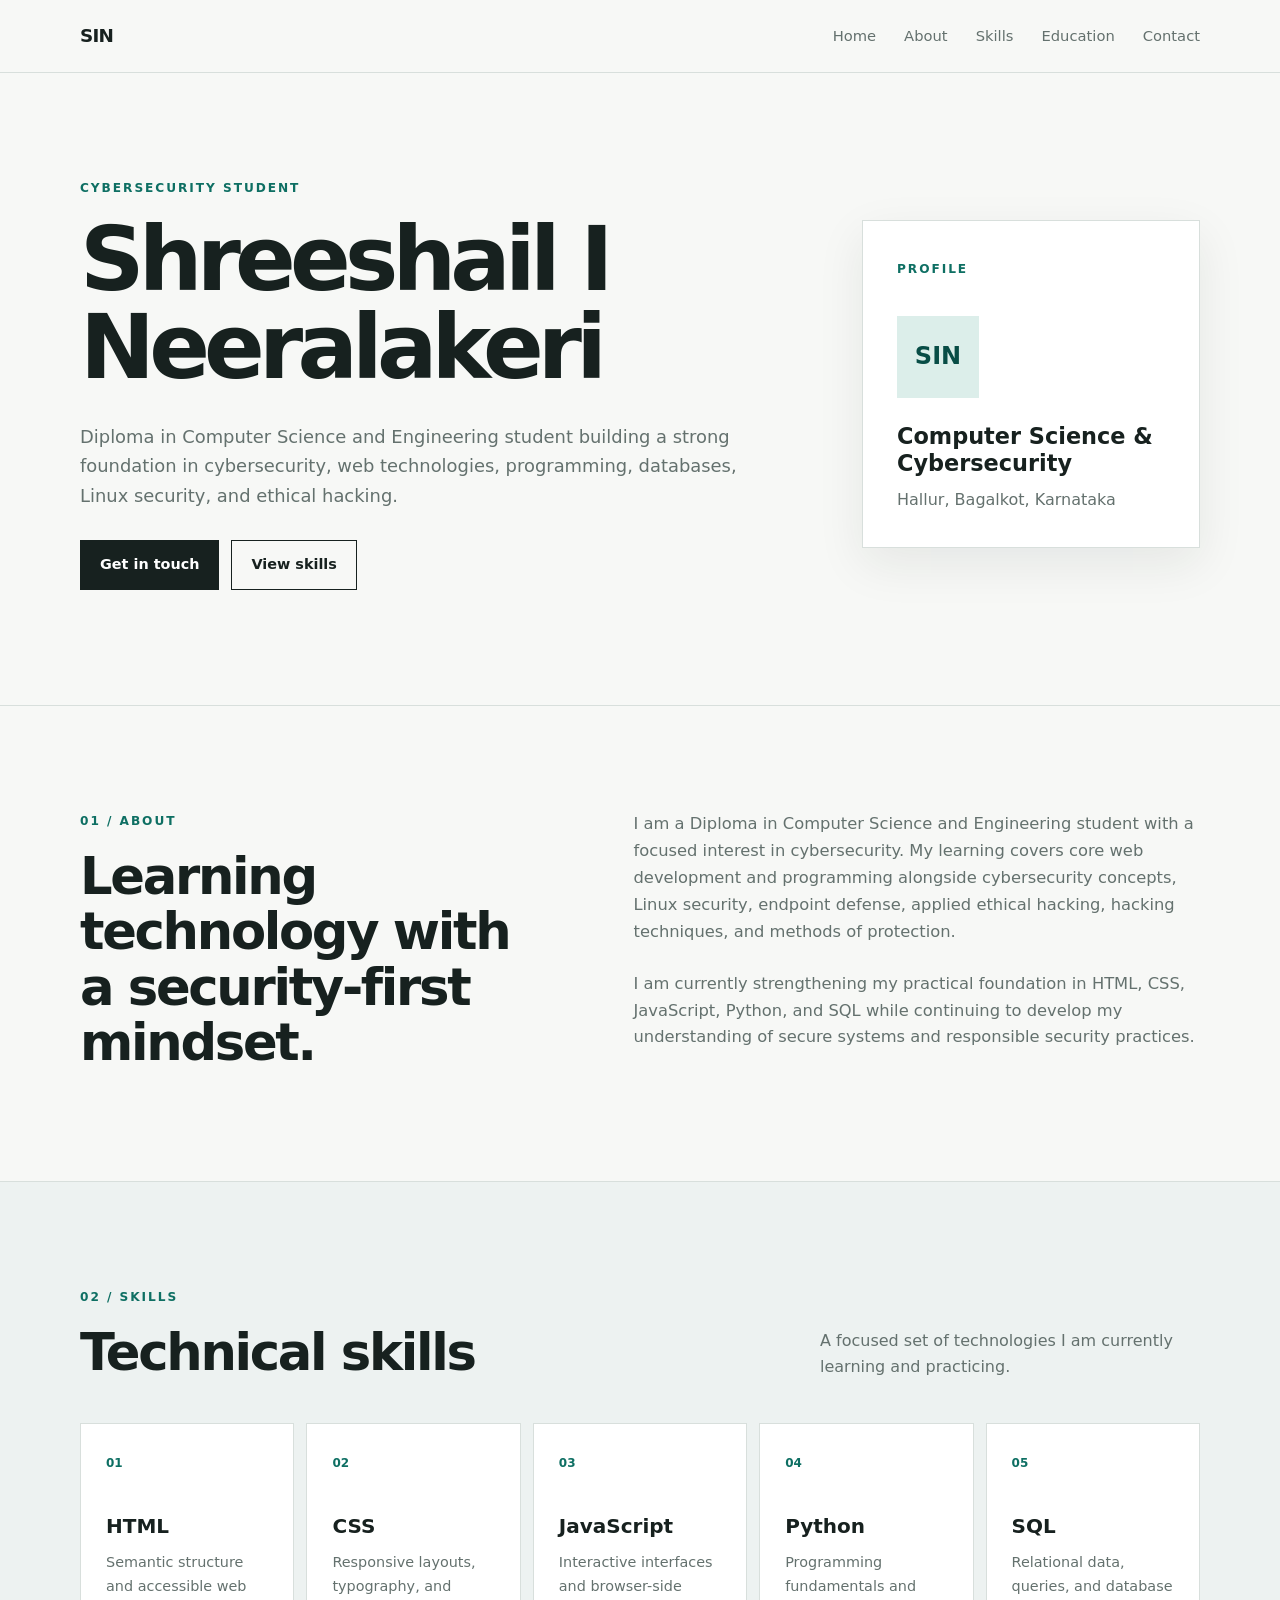
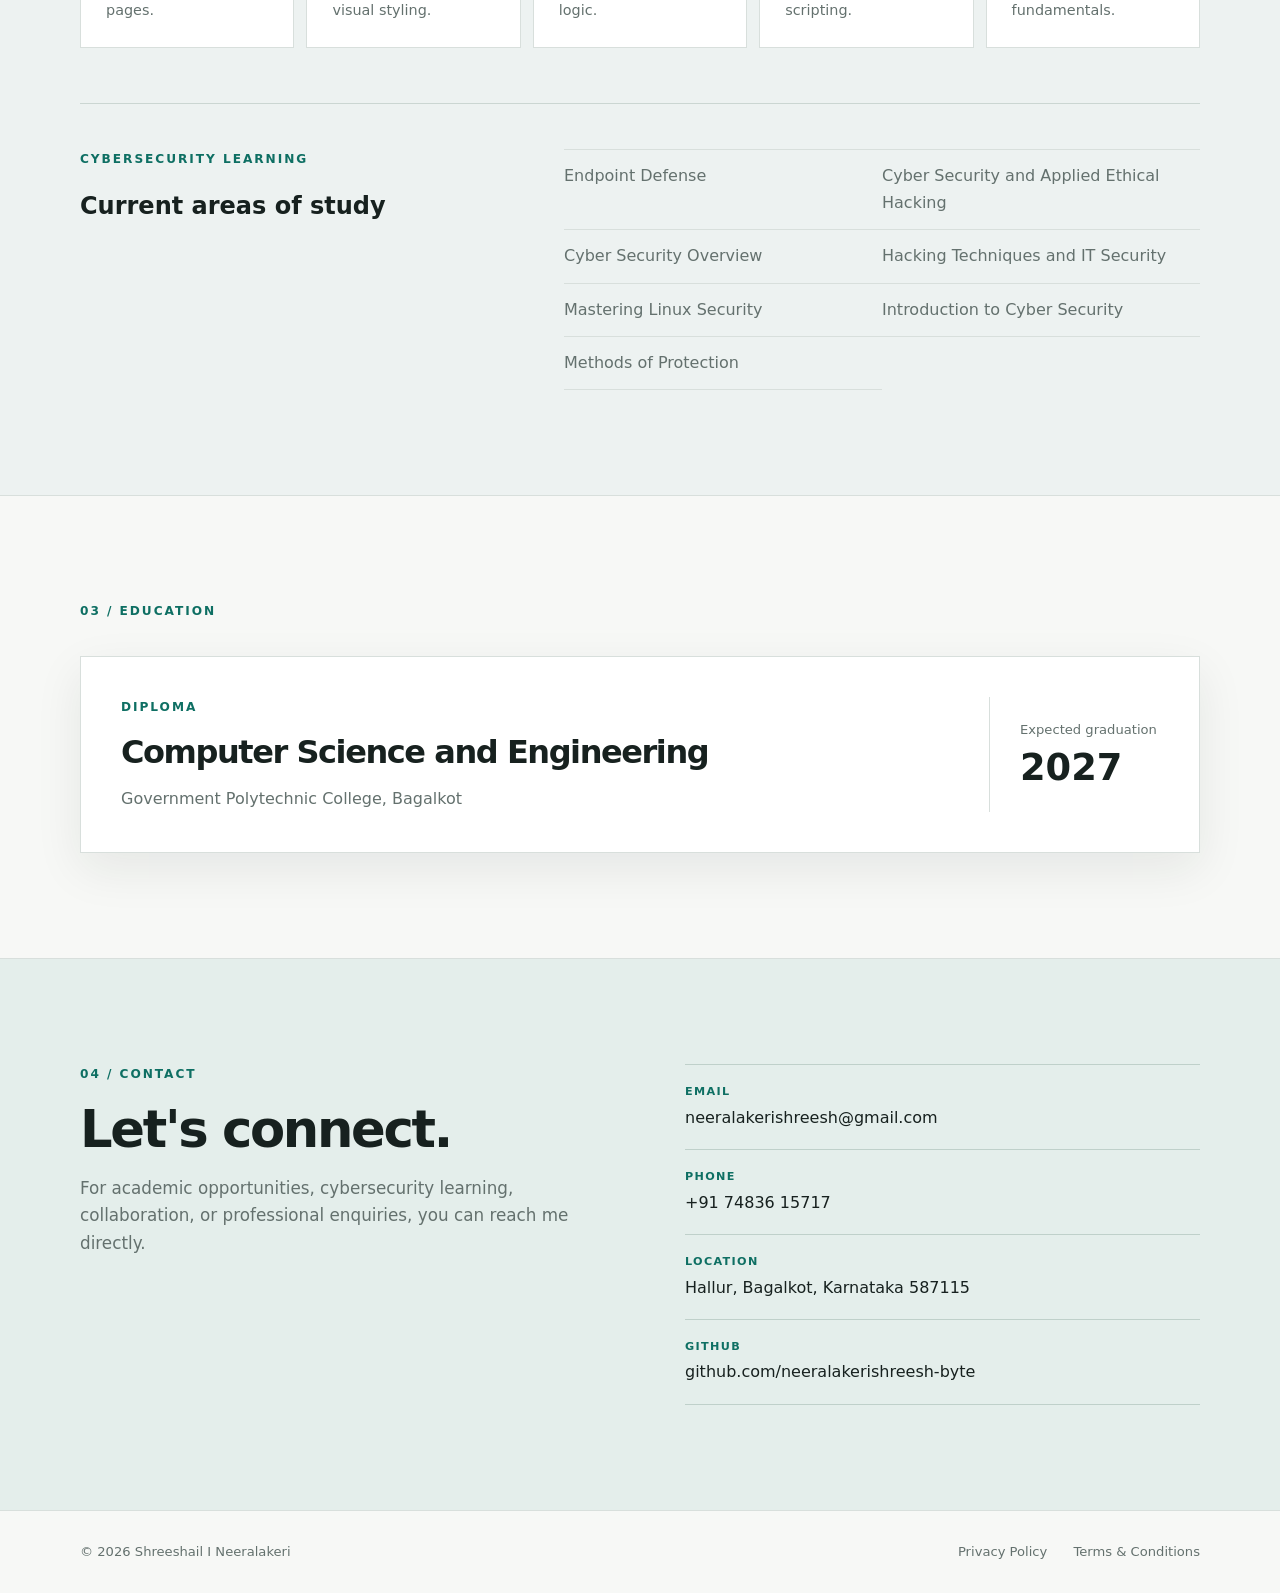
<file: index.html>
<!DOCTYPE html>
<html lang="en">
<head>
  <meta charset="UTF-8">
  <meta name="viewport" content="width=device-width, initial-scale=1.0">
  <meta name="description" content="Portfolio of Shreeshail I Neeralakeri, Diploma in CSE and Cybersecurity Student.">
  <meta name="author" content="Shreeshail I Neeralakeri">
  <title>Shreeshail I Neeralakeri | Cybersecurity Student</title>
  <link rel="icon" type="image/svg+xml" href="favicon.svg">
  <link rel="stylesheet" href="style.css">
</head>
<body>
  <header class="site-header">
    <nav class="nav container" aria-label="Main navigation">
      <a class="brand" href="#home">SIN<span></span></a>
      <button class="menu-toggle" aria-label="Open navigation" aria-expanded="false">Menu</button>
      <div class="nav-links">
        <a href="#home">Home</a>
        <a href="#about">About</a>
        <a href="#skills">Skills</a>
        <a href="#education">Education</a>
        <a href="#contact">Contact</a>
      </div>
    </nav>
  </header>

  <main>
    <section id="home" class="hero">
      <div class="container hero-grid">
        <div>
          <p class="eyebrow">CYBERSECURITY STUDENT</p>
          <h1>Shreeshail I Neeralakeri</h1>
          <p class="hero-copy">
            Diploma in Computer Science and Engineering student building a strong foundation
            in cybersecurity, web technologies, programming, databases, Linux security, and
            ethical hacking.
          </p>
          <div class="hero-actions">
            <a class="button button-primary" href="#contact">Get in touch</a>
            <a class="button button-secondary" href="#skills">View skills</a>
          </div>
        </div>
        <aside class="intro-card" aria-label="Profile summary">
          <span class="card-label">PROFILE</span>
          <div class="initials">SIN</div>
          <h2>Computer Science &amp; Cybersecurity</h2>
          <p>Hallur, Bagalkot, Karnataka</p>
        </aside>
      </div>
    </section>

    <section id="about" class="section">
      <div class="container two-column">
        <div>
          <p class="section-kicker">01 / ABOUT</p>
          <h2>Learning technology with a security-first mindset.</h2>
        </div>
        <div class="section-text">
          <p>
            I am a Diploma in Computer Science and Engineering student with a focused interest
            in cybersecurity. My learning covers core web development and programming alongside
            cybersecurity concepts, Linux security, endpoint defense, applied ethical hacking,
            hacking techniques, and methods of protection.
          </p>
          <p>
            I am currently strengthening my practical foundation in HTML, CSS, JavaScript,
            Python, and SQL while continuing to develop my understanding of secure systems and
            responsible security practices.
          </p>
        </div>
      </div>
    </section>

    <section id="skills" class="section section-soft">
      <div class="container">
        <p class="section-kicker">02 / SKILLS</p>
        <div class="section-heading">
          <h2>Technical skills</h2>
          <p>A focused set of technologies I am currently learning and practicing.</p>
        </div>
        <div class="skills-grid">
          <article class="skill-card"><span>01</span><h3>HTML</h3><p>Semantic structure and accessible web pages.</p></article>
          <article class="skill-card"><span>02</span><h3>CSS</h3><p>Responsive layouts, typography, and visual styling.</p></article>
          <article class="skill-card"><span>03</span><h3>JavaScript</h3><p>Interactive interfaces and browser-side logic.</p></article>
          <article class="skill-card"><span>04</span><h3>Python</h3><p>Programming fundamentals and scripting.</p></article>
          <article class="skill-card"><span>05</span><h3>SQL</h3><p>Relational data, queries, and database fundamentals.</p></article>
        </div>

        <div class="security-learning">
          <div>
            <p class="section-kicker">CYBERSECURITY LEARNING</p>
            <h3>Current areas of study</h3>
          </div>
          <ul>
            <li>Endpoint Defense</li>
            <li>Cyber Security and Applied Ethical Hacking</li>
            <li>Cyber Security Overview</li>
            <li>Hacking Techniques and IT Security</li>
            <li>Mastering Linux Security</li>
            <li>Introduction to Cyber Security</li>
            <li>Methods of Protection</li>
          </ul>
        </div>
      </div>
    </section>

    <section id="education" class="section">
      <div class="container">
        <p class="section-kicker">03 / EDUCATION</p>
        <div class="education-card">
          <div>
            <p class="education-type">DIPLOMA</p>
            <h2>Computer Science and Engineering</h2>
            <p>Government Polytechnic College, Bagalkot</p>
          </div>
          <div class="graduation">
            <span>Expected graduation</span>
            <strong>2027</strong>
          </div>
        </div>
      </div>
    </section>

    <section id="contact" class="section contact-section">
      <div class="container contact-grid">
        <div>
          <p class="section-kicker">04 / CONTACT</p>
          <h2>Let's connect.</h2>
          <p class="contact-intro">
            For academic opportunities, cybersecurity learning, collaboration, or professional
            enquiries, you can reach me directly.
          </p>
        </div>
        <div class="contact-details">
          <a href="mailto:neeralakerishreesh@gmail.com"><span>Email</span>neeralakerishreesh@gmail.com</a>
          <a href="tel:+917483615717"><span>Phone</span>+91 74836 15717</a>
          <p><span>Location</span>Hallur, Bagalkot, Karnataka 587115</p>
          <a href="https://github.com/neeralakerishreesh-byte" target="_blank" rel="noopener noreferrer"><span>GitHub</span>github.com/neeralakerishreesh-byte</a>
        </div>
      </div>
    </section>
  </main>

  <footer class="footer">
    <div class="container footer-inner">
      <p>© <span id="year"></span> Shreeshail I Neeralakeri</p>
      <div>
        <a href="privacy-policy.html">Privacy Policy</a>
        <a href="terms.html">Terms &amp; Conditions</a>
      </div>
    </div>
  </footer>

  <script src="script.js"></script>
</body>
</html>
</file>
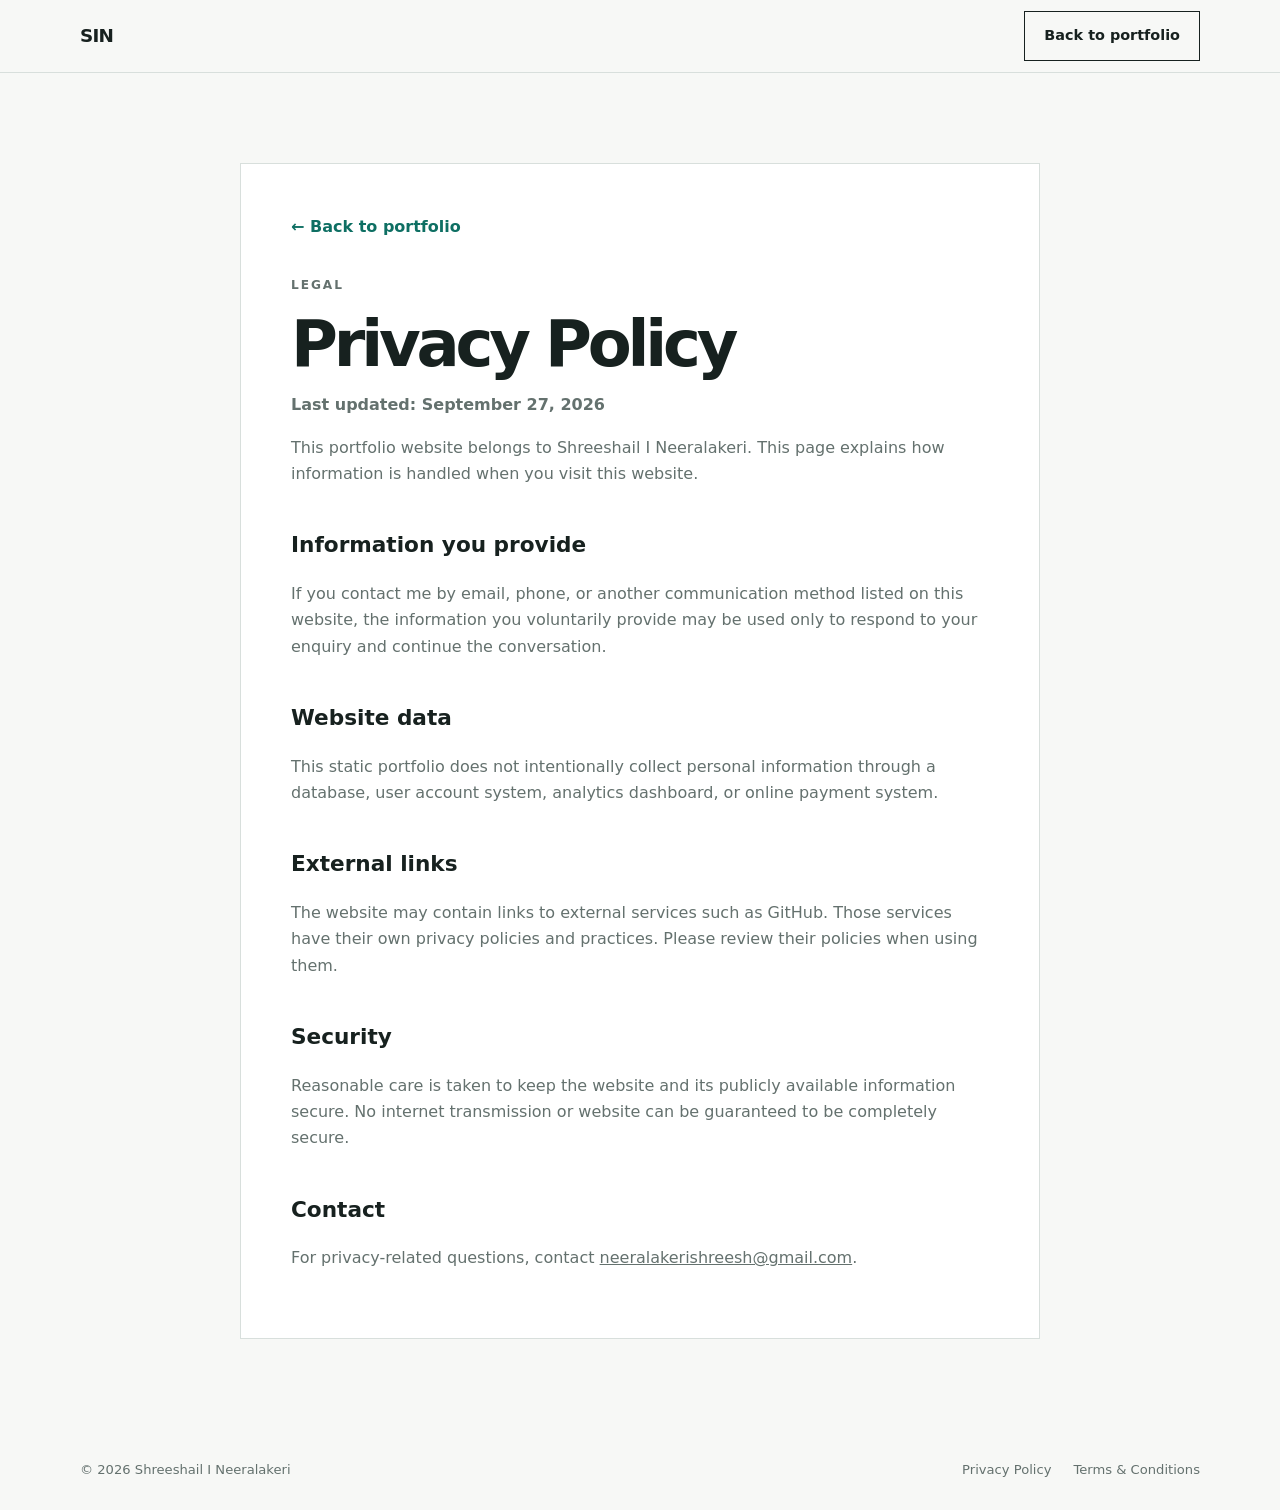
<file: privacy-policy.html>
<!DOCTYPE html>
<html lang="en">
<head>
  <meta charset="UTF-8">
  <meta name="viewport" content="width=device-width, initial-scale=1.0">
  <meta name="description" content="Privacy Policy for Shreeshail I Neeralakeri's portfolio website.">
  <title>Privacy Policy | Shreeshail I Neeralakeri</title>
  <link rel="icon" type="image/svg+xml" href="favicon.svg">
  <link rel="stylesheet" href="style.css">
</head>
<body>
<header class="site-header"><nav class="nav container"><a class="brand" href="index.html">SIN<span></span></a><a href="index.html" class="button button-secondary">Back to portfolio</a></nav></header>
<main class="legal"><div class="container"><article>
<a class="legal-back" href="index.html">← Back to portfolio</a>
<p class="section-kicker">LEGAL</p>
<h1>Privacy Policy</h1>
<p><strong>Last updated: September 27, 2026</strong></p>
<p>This portfolio website belongs to Shreeshail I Neeralakeri. This page explains how information is handled when you visit this website.</p>
<h2>Information you provide</h2>
<p>If you contact me by email, phone, or another communication method listed on this website, the information you voluntarily provide may be used only to respond to your enquiry and continue the conversation.</p>
<h2>Website data</h2>
<p>This static portfolio does not intentionally collect personal information through a database, user account system, analytics dashboard, or online payment system.</p>
<h2>External links</h2>
<p>The website may contain links to external services such as GitHub. Those services have their own privacy policies and practices. Please review their policies when using them.</p>
<h2>Security</h2>
<p>Reasonable care is taken to keep the website and its publicly available information secure. No internet transmission or website can be guaranteed to be completely secure.</p>
<h2>Contact</h2>
<p>For privacy-related questions, contact <a href="mailto:neeralakerishreesh@gmail.com">neeralakerishreesh@gmail.com</a>.</p>
</article></div></main>
<footer class="footer"><div class="container footer-inner"><p>© 2026 Shreeshail I Neeralakeri</p><div><a href="privacy-policy.html">Privacy Policy</a><a href="terms.html">Terms &amp; Conditions</a></div></div></footer>
</body>
</html>
</file>
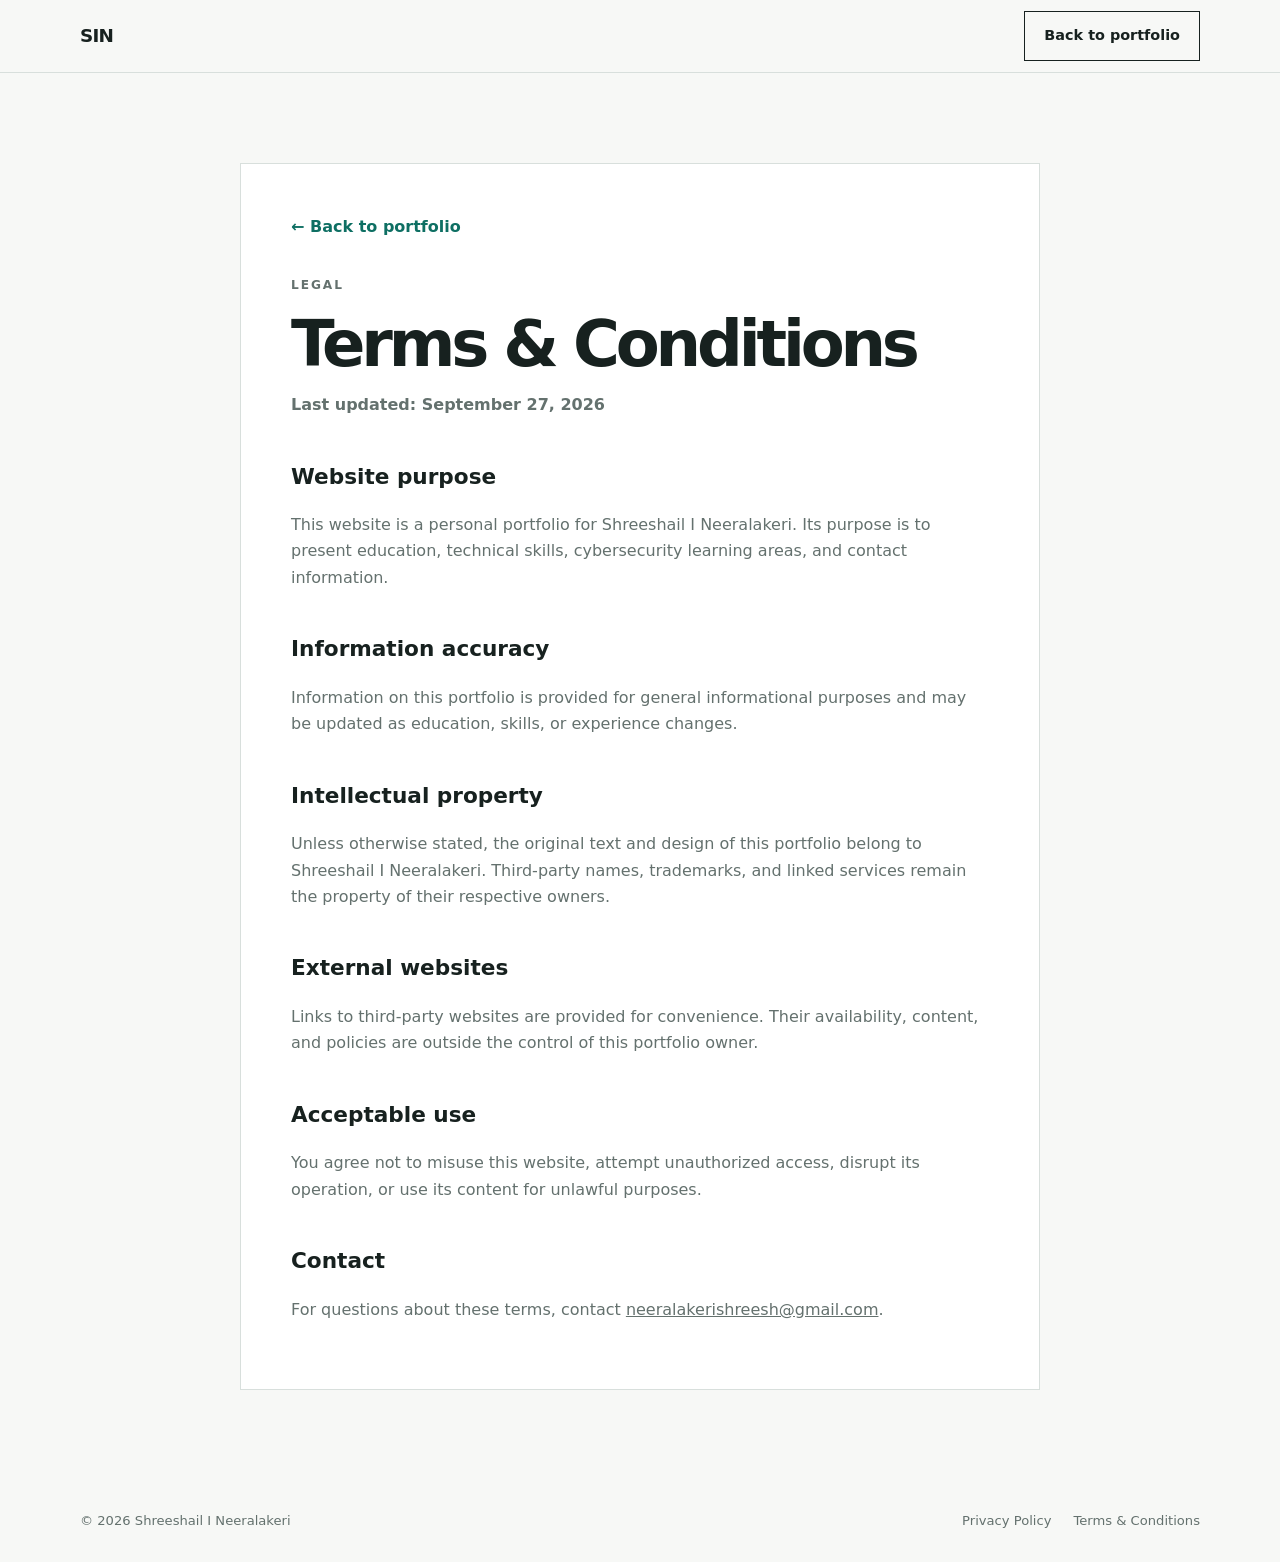
<file: terms.html>
<!DOCTYPE html>
<html lang="en">
<head>
  <meta charset="UTF-8">
  <meta name="viewport" content="width=device-width, initial-scale=1.0">
  <meta name="description" content="Terms and Conditions for Shreeshail I Neeralakeri's portfolio website.">
  <title>Terms & Conditions | Shreeshail I Neeralakeri</title>
  <link rel="icon" type="image/svg+xml" href="favicon.svg">
  <link rel="stylesheet" href="style.css">
</head>
<body>
<header class="site-header"><nav class="nav container"><a class="brand" href="index.html">SIN<span></span></a><a href="index.html" class="button button-secondary">Back to portfolio</a></nav></header>
<main class="legal"><div class="container"><article>
<a class="legal-back" href="index.html">← Back to portfolio</a>
<p class="section-kicker">LEGAL</p>
<h1>Terms &amp; Conditions</h1>
<p><strong>Last updated: September 27, 2026</strong></p>
<h2>Website purpose</h2>
<p>This website is a personal portfolio for Shreeshail I Neeralakeri. Its purpose is to present education, technical skills, cybersecurity learning areas, and contact information.</p>
<h2>Information accuracy</h2>
<p>Information on this portfolio is provided for general informational purposes and may be updated as education, skills, or experience changes.</p>
<h2>Intellectual property</h2>
<p>Unless otherwise stated, the original text and design of this portfolio belong to Shreeshail I Neeralakeri. Third-party names, trademarks, and linked services remain the property of their respective owners.</p>
<h2>External websites</h2>
<p>Links to third-party websites are provided for convenience. Their availability, content, and policies are outside the control of this portfolio owner.</p>
<h2>Acceptable use</h2>
<p>You agree not to misuse this website, attempt unauthorized access, disrupt its operation, or use its content for unlawful purposes.</p>
<h2>Contact</h2>
<p>For questions about these terms, contact <a href="mailto:neeralakerishreesh@gmail.com">neeralakerishreesh@gmail.com</a>.</p>
</article></div></main>
<footer class="footer"><div class="container footer-inner"><p>© 2026 Shreeshail I Neeralakeri</p><div><a href="privacy-policy.html">Privacy Policy</a><a href="terms.html">Terms &amp; Conditions</a></div></div></footer>
</body>
</html>
</file>
<file: style.css>
:root {
  --bg: #f7f8f6;
  --surface: #ffffff;
  --surface-soft: #edf2f1;
  --text: #17211f;
  --muted: #64716e;
  --line: #d8dfdc;
  --accent: #0e6f63;
  --accent-dark: #084d46;
  --accent-light: #dceeea;
  --max: 1120px;
  --shadow: 0 16px 45px rgba(23, 33, 31, 0.08);
}

* { box-sizing: border-box; }
html { scroll-behavior: smooth; }
body {
  margin: 0;
  font-family: Inter, ui-sans-serif, system-ui, -apple-system, BlinkMacSystemFont, "Segoe UI", sans-serif;
  background: var(--bg);
  color: var(--text);
  line-height: 1.65;
}
a { color: inherit; }
.container { width: min(calc(100% - 40px), var(--max)); margin: 0 auto; }

.site-header {
  position: sticky;
  top: 0;
  z-index: 20;
  background: rgba(247, 248, 246, 0.94);
  border-bottom: 1px solid var(--line);
  backdrop-filter: blur(10px);
}
.nav { min-height: 72px; display: flex; align-items: center; justify-content: space-between; gap: 30px; }
.brand { font-weight: 800; text-decoration: none; letter-spacing: -0.04em; font-size: 1.15rem; }
.brand span { color: var(--accent); }
.nav-links { display: flex; gap: 28px; }
.nav-links a { text-decoration: none; color: var(--muted); font-size: .92rem; }
.nav-links a:hover { color: var(--text); }
.menu-toggle { display: none; border: 0; background: none; font: inherit; color: var(--text); }

.hero { padding: 105px 0 115px; border-bottom: 1px solid var(--line); }
.hero-grid { display: grid; grid-template-columns: 1.35fr .65fr; gap: 80px; align-items: center; }
.eyebrow, .section-kicker, .card-label, .education-type {
  margin: 0 0 18px;
  color: var(--accent);
  font-size: .76rem;
  font-weight: 800;
  letter-spacing: .16em;
}
h1 { max-width: 760px; margin: 0; font-size: clamp(3rem, 7vw, 6rem); line-height: .98; letter-spacing: -.065em; }
.hero-copy { max-width: 690px; margin: 30px 0; color: var(--muted); font-size: 1.12rem; }
.hero-actions { display: flex; gap: 12px; flex-wrap: wrap; }
.button {
  display: inline-block;
  padding: 12px 19px;
  border: 1px solid var(--text);
  text-decoration: none;
  font-weight: 700;
  font-size: .9rem;
}
.button-primary { background: var(--text); color: white; }
.button-primary:hover { background: var(--accent-dark); border-color: var(--accent-dark); }
.button-secondary { background: transparent; }
.button-secondary:hover { background: var(--surface); }

.intro-card {
  background: var(--surface);
  border: 1px solid var(--line);
  padding: 34px;
  box-shadow: var(--shadow);
}
.initials {
  width: 82px; height: 82px; display: grid; place-items: center;
  margin: 35px 0 25px;
  background: var(--accent-light); color: var(--accent-dark);
  font-size: 1.5rem; font-weight: 800;
}
.intro-card h2 { margin: 0 0 10px; font-size: 1.4rem; line-height: 1.2; }
.intro-card p { margin: 0; color: var(--muted); }

.section { padding: 105px 0; border-bottom: 1px solid var(--line); }
.section-soft { background: var(--surface-soft); }
.two-column { display: grid; grid-template-columns: .9fr 1.1fr; gap: 90px; }
.section h2 { margin: 0; font-size: clamp(2rem, 4vw, 3.6rem); line-height: 1.08; letter-spacing: -.045em; }
.section-text { color: var(--muted); font-size: 1.02rem; }
.section-text p { margin-top: 0; margin-bottom: 25px; }
.section-heading { display: flex; align-items: end; justify-content: space-between; gap: 30px; margin-bottom: 42px; }
.section-heading p { max-width: 380px; margin: 0; color: var(--muted); }

.skills-grid { display: grid; grid-template-columns: repeat(5, 1fr); gap: 12px; }
.skill-card {
  background: var(--surface); border: 1px solid var(--line); padding: 25px; min-height: 190px;
}
.skill-card span { color: var(--accent); font-size: .75rem; font-weight: 800; }
.skill-card h3 { margin: 35px 0 8px; font-size: 1.25rem; }
.skill-card p { margin: 0; color: var(--muted); font-size: .9rem; }

.security-learning {
  margin-top: 55px; padding-top: 45px; border-top: 1px solid #cbd6d2;
  display: grid; grid-template-columns: .8fr 1.2fr; gap: 60px;
}
.security-learning h3 { margin: 0; font-size: 1.5rem; }
.security-learning ul {
  margin: 0; padding: 0; list-style: none; display: grid;
  grid-template-columns: repeat(2, 1fr); gap: 0; border-top: 1px solid var(--line);
}
.security-learning li { padding: 13px 0; border-bottom: 1px solid var(--line); color: var(--muted); }

.education-card {
  margin-top: 35px; padding: 40px; background: var(--surface);
  border: 1px solid var(--line); display: flex; justify-content: space-between; gap: 40px;
  box-shadow: var(--shadow);
}
.education-card h2 { font-size: 2rem; }
.education-card p:not(.education-type) { margin-bottom: 0; color: var(--muted); }
.graduation { min-width: 170px; padding-left: 30px; border-left: 1px solid var(--line); display: flex; flex-direction: column; justify-content: center; }
.graduation span { color: var(--muted); font-size: .82rem; }
.graduation strong { font-size: 2.3rem; line-height: 1.2; margin-top: 5px; }

.contact-section { background: #e4eeeb; }
.contact-grid { display: grid; grid-template-columns: 1fr 1fr; gap: 90px; }
.contact-intro { max-width: 540px; color: var(--muted); font-size: 1.05rem; }
.contact-details { border-top: 1px solid #bfd0ca; }
.contact-details a, .contact-details p {
  display: flex; flex-direction: column; gap: 3px; padding: 18px 0;
  margin: 0; border-bottom: 1px solid #bfd0ca; text-decoration: none;
}
.contact-details span { color: var(--accent); text-transform: uppercase; font-size: .7rem; font-weight: 800; letter-spacing: .12em; }
.contact-details a:hover { color: var(--accent-dark); }

.footer { padding: 30px 0; background: var(--bg); }
.footer-inner { display: flex; justify-content: space-between; gap: 25px; align-items: center; color: var(--muted); font-size: .82rem; }
.footer p { margin: 0; }
.footer a { margin-left: 22px; text-decoration: none; }
.footer a:hover { color: var(--text); }

.legal { padding: 90px 0; }
.legal article { max-width: 800px; margin: 0 auto; background: var(--surface); border: 1px solid var(--line); padding: 50px; }
.legal h1 { font-size: clamp(2.4rem, 5vw, 4rem); }
.legal h2 { margin-top: 40px; font-size: 1.35rem; }
.legal p, .legal li { color: var(--muted); }
.legal-back { display: inline-block; margin-bottom: 35px; color: var(--accent); text-decoration: none; font-weight: 700; }

@media (max-width: 900px) {
  .hero-grid, .two-column, .contact-grid, .security-learning { grid-template-columns: 1fr; gap: 45px; }
  .skills-grid { grid-template-columns: repeat(2, 1fr); }
  .section-heading { display: block; }
  .section-heading p { margin-top: 15px; }
}
@media (max-width: 650px) {
  .container { width: min(calc(100% - 28px), var(--max)); }
  .nav { min-height: 64px; }
  .menu-toggle { display: block; cursor: pointer; }
  .nav-links {
    display: none; position: absolute; top: 64px; left: 0; right: 0;
    padding: 18px 14px; background: var(--bg); border-bottom: 1px solid var(--line);
    flex-direction: column; gap: 0;
  }
  .nav-links.open { display: flex; }
  .nav-links a { padding: 12px 14px; }
  .hero { padding: 75px 0 80px; }
  .section { padding: 75px 0; }
  h1 { font-size: clamp(2.8rem, 15vw, 4.5rem); }
  .skills-grid, .security-learning ul { grid-template-columns: 1fr; }
  .education-card { flex-direction: column; padding: 30px; }
  .graduation { padding-left: 0; padding-top: 22px; border-left: 0; border-top: 1px solid var(--line); }
  .footer-inner { align-items: flex-start; flex-direction: column; }
  .footer a { margin-left: 0; margin-right: 18px; }
  .legal article { padding: 30px 22px; }
}
</file>
